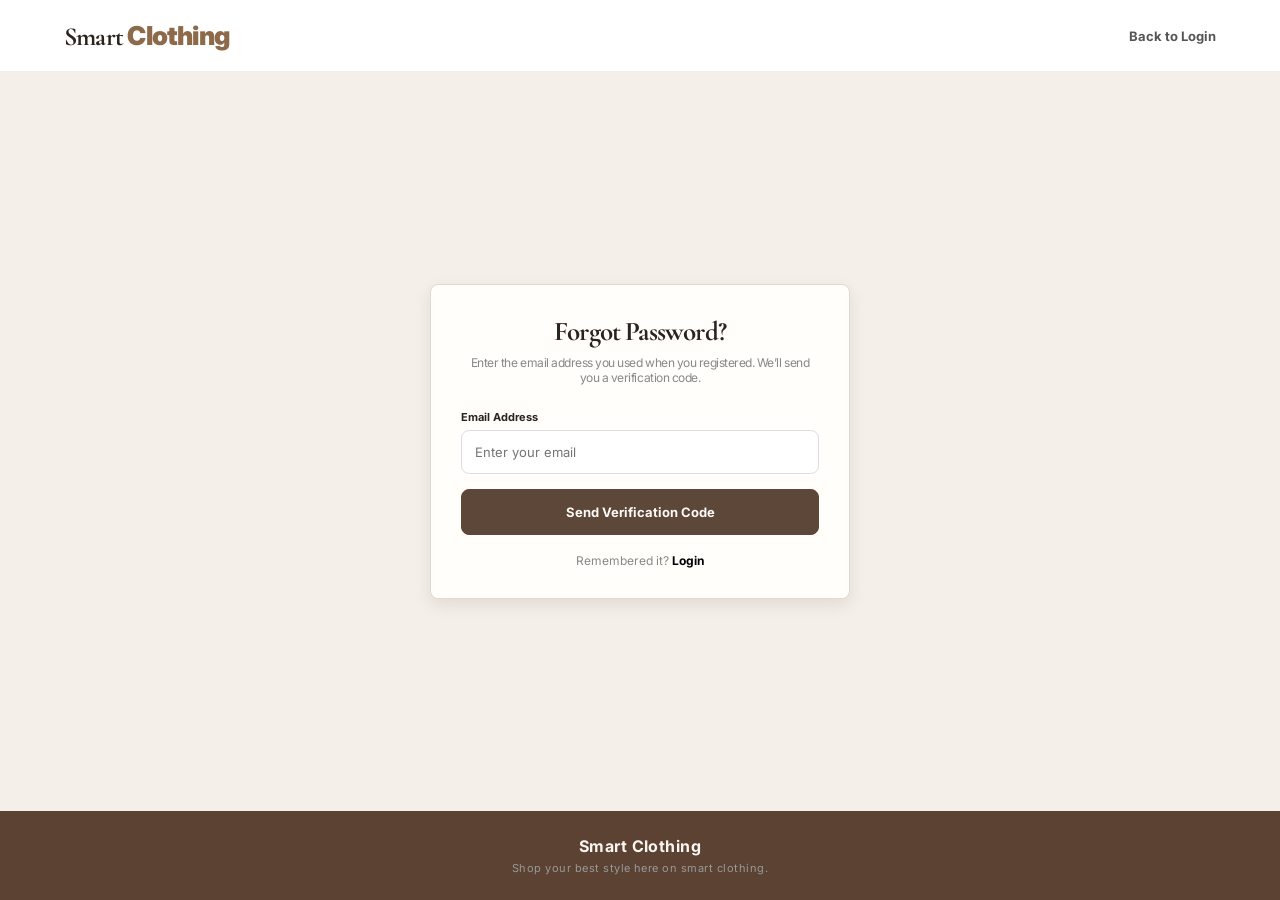
<file: Smartclothing Ready1/public/forgot-password.html>
<!DOCTYPE html>
<html lang="en">

<head>

  <meta charset="UTF-8">
  <meta name="viewport" content="width=device-width, initial-scale=1.0">

  <title>Forgot Password</title>
  <link rel="stylesheet" href="css/forgot-password.css">
  <link rel="stylesheet" href="css/monochrome-theme.css">

</head>

<body>

  <!-- HEADER -->
  <header class="header">

    <a href="index.html" class="logo">Smart<span> Clothing</span></a>
    <a href="login.html" class="home">Back to Login</a>

  </header>

  <main class="main">
    <div class="card">
      <div class="title">
        <h1>Forgot Password?</h1>
        <p id="subtitle">Enter the email address you used when you registered. We’ll send you a verification code.</p>
      </div>

      <!-- error / success message shows here -->
      <div id="message" class="message"></div>

      <!-- STEP 1: request a code for the account -->
      <form id="verifyForm" novalidate>
        <label for="email">Email Address</label>
        <input type="email" id="email" autocomplete="email" placeholder="Enter your email" required>
        <button type="submit" class="login-btn">Send Verification Code</button>
      </form>

      <!-- STEP 2: email verification code -->
      <form id="otpForm" novalidate hidden>
        <label for="otp">Email verification code</label>
        <input type="text" id="otp" inputmode="numeric" autocomplete="one-time-code" maxlength="6" placeholder="Enter the 6-digit code" required>
        <button type="submit" class="login-btn">Verify Code</button>
        <button type="button" class="resend-btn" id="resendCode">Resend code</button>
      </form>


      <!-- STEP 3: new password (hidden at first) -->
      <form id="resetForm" novalidate hidden>
        <label>New Password</label>
        <div class="password-field">
          <input type="password" id="newPassword" placeholder="Enter new password" required>
          <button type="button" class="password-toggle" id="toggleNew" aria-label="Show password">Show</button>
        </div>

        <label>Confirm New Password</label>
        <div class="password-field">
          <input type="password" id="confirmPassword" placeholder="Type it again" required>
          <button type="button" class="password-toggle" id="toggleConfirm" aria-label="Show password">Show</button>
        </div>

        <p class="hint">Password must be at least 6 characters.</p>
        <button type="submit" class="login-btn">Change Password</button>
      </form>


      <div class="back-text">
        Remembered it?
        <a href="login.html">Login</a>
      </div>
    </div>
  </main>


  <footer class="footer">
    <strong>Smart Clothing</strong>
    <p>Shop your best style here on smart clothing.</p>
  </footer>

  <script src="js/forgot-password.js"></script>

</body>

</html>
</file>
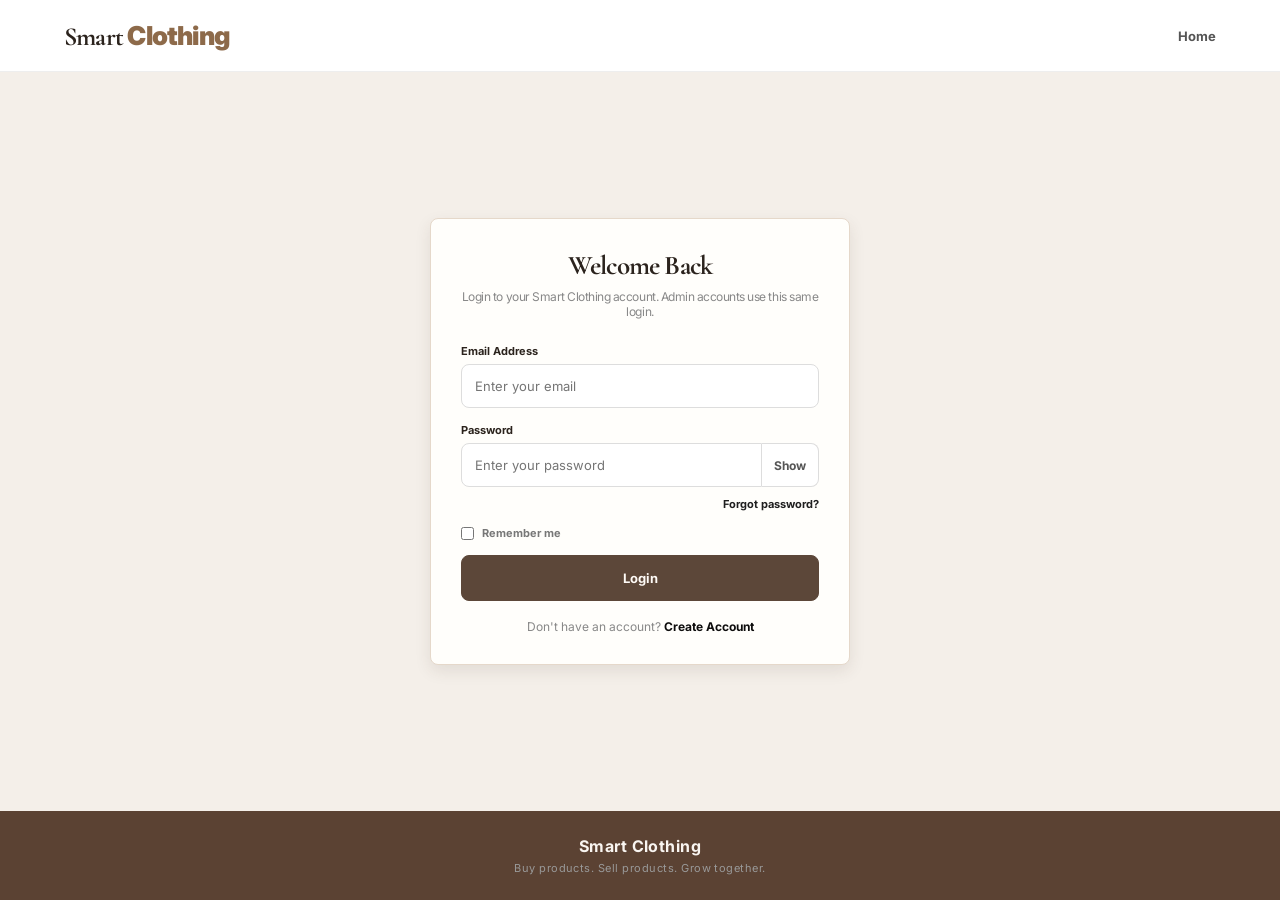
<file: Smartclothing Ready1/public/login.html>
<!DOCTYPE html>
<html lang="en">

<head>
  
  <meta charset="UTF-8">
  <meta name="viewport" content="width=device-width, initial-scale=1.0">
  
  <title>Login</title>
  <link rel="stylesheet" href="css/login.css">
  <link rel="stylesheet" href="css/monochrome-theme.css">
  
</head>


<body>
  
  
  <!-- para sa logo tas navigation buttons -->
  
  <header class="header">
    <a href="index.html" class="logo">Smart<span> Clothing</span></a>
    <a href="index.html" class="home">Home</a>
  </header>
  
  <main class="main">
    
    <div class="card">
      <div class="title">
        <h1>Welcome Back</h1>
        <p>Login to your Smart Clothing account. Admin accounts use this same login.</p>
      </div>
      
      
      <div id="message" class="message">
      </div>
      
      <form id="loginForm" novalidate>
        <label>Email Address</label>

        <input type="email" id="email" placeholder="Enter your email" required>
        <label>Password</label>
        
        <div class="password-field">
          <input type="password" id="password" placeholder="Enter your password" required>
          <button type="button" class="password-toggle" aria-controls="password" aria-label="Show password" aria-pressed="false">Show</button>
        </div>
        
        
        <a href="forgot-password.html" class="forgot">Forgot password?</a>
        <label class="remember">
          <input type="checkbox" id="remember">Remember me
        </label>
        <button type="submit" class="login-btn">Login</button>
        
        
      </form>
      
      
      <div class="register-text">
        
        Don't have an account?
        
        <a href="register.html">
          Create Account
        </a>
        
      </div>
      
    </div>
    
  </main>
  
  
  <footer class="footer">
    
    <strong>
      Smart Clothing
    </strong>
    
    <p>
      Buy products. Sell products. Grow together.
    </p>
    
  </footer>
  
  
  
  <script src="js/login.js"></script>
  
</body>

</html>
</file>
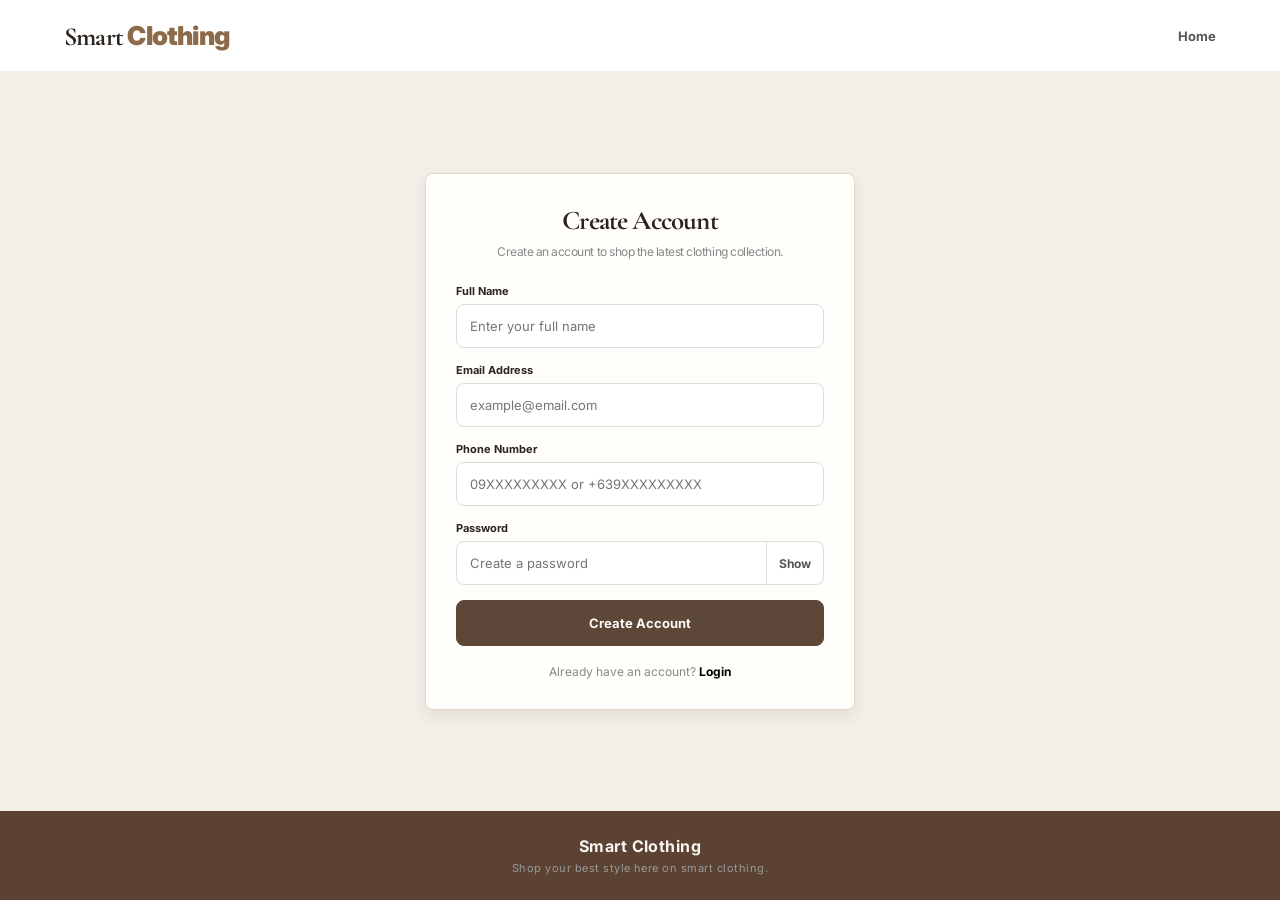
<file: Smartclothing Ready1/public/register.html>
<!DOCTYPE html>
<html lang="en">

<head>
  
  <meta charset="UTF-8">
  <meta name="viewport" content="width=device-width, initial-scale=1.0">
  
  <title>Create Account</title>
  
  <link rel="stylesheet" href="css/register.css">
  <link rel="stylesheet" href="css/monochrome-theme.css">
  
</head>

<body>
  
  
  <header class="header">
    
    <a href="index.html" class="logo">
      Smart<span> Clothing</span>
    </a>
    
    <a href="index.html" class="home">
      Home
    </a>
    
  </header>
  
  
  <main class="main">
    
    <div class="card">
      
      <div class="title">
        
        <h1>
          Create Account
        </h1>
        
        <p>
          Create an account to shop the latest clothing collection.
        </p>
        
      </div>
      
      
      <div id="message" class="message">
      </div>
      
      
      <form id="registerForm" novalidate>
        
        
        <label>
          Full Name
        </label>
        
        <input type="text" id="name" placeholder="Enter your full name" required>
        
        
        <label>
          Email Address
        </label>
        
        <input type="email" id="email" placeholder="example@email.com" required>
        
        
        <label>
          Phone Number
        </label>
        
        <input type="tel" id="phone" placeholder="09XXXXXXXXX or +639XXXXXXXXX" required>
        
        
        <label>
          Password
        </label>
        
        <div class="password-field">
          <input type="password" id="password" placeholder="Create a password" required>
          <button type="button" class="password-toggle" aria-controls="password" aria-label="Show password" aria-pressed="false">Show</button>
        </div>
        
        <button type="submit" class="create">
        
          Create Account
          
        </button>
        
        
      </form>
      
      
      <div class="login-text">
        
        Already have an account?
        
        <a href="login.html">
          Login
        </a>
        
      </div>
      
    </div>
    
  </main>
  
  
  <footer class="footer">
    
    <strong>
      Smart Clothing
    </strong>
    
    <p>
      Shop your best style here on smart clothing.
    </p>
    
  </footer>
  
  
  <script src="js/register.js"></script>
  
</body>

</html>
</file>
<file: Smartclothing Ready1/public/css/forgot-password.css>
* {
  margin: 0;
  padding: 0;
  box-sizing: border-box;
  font-family: Arial, sans-serif;
}

body {
  min-height: 100vh;
  background: #f6f7f9;
  display: flex;
  flex-direction: column;
}

.header {
  height: 72px;
  background: #fff;
  border-bottom: 1px solid #eee;
  
  display: flex;
  align-items: center;
  justify-content: space-between;
  
  padding: 0 5%;
}

.logo {
  text-decoration: none;
  color: #171717;
  font-size: 26px;
  font-weight: 900;
}

.logo span {
  color: #000000;
}

.home {
  text-decoration: none;
  color: #555;
  font-size: 13px;
  font-weight: bold;
}

.home:hover {
  color: #000000;
}

.main {
  flex: 1;
  
  display: flex;
  align-items: center;
  justify-content: center;
  
  padding: 35px 15px;
}

.card {
  width: 100%;
  max-width: 420px;
  
  background: #fff;
  
  border: 1px solid #eee;
  
  border-radius: 16px;
  
  padding: 30px;
  
  box-shadow:
    0 15px 40px rgba(0, 0, 0, .06);
}

.title {
  text-align: center;
  margin-bottom: 25px;
}

.title h1 {
  font-size: 27px;
}

.title p {
  color: #888;
  font-size: 12px;
  margin-top: 7px;
}

.message {
  display: none;
  
  padding: 10px;
  
  border-radius: 7px;
  
  font-size: 11px;
  
  margin-bottom: 15px;
  
  text-align: center;
}

.error {
  display: block;
  
  background: #ffe9e9;
  
  color: #000000;
}

.success {
  display: block;
  
  background: #e8f8ed;
  
  color: #087a35;
}

label {
  display: block;
  
  font-size: 11px;
  
  font-weight: bold;
  
  margin-bottom: 6px;
}

input {
  width: 100%;
  
  padding: 13px;
  
  border: 1px solid #ddd;
  
  border-radius: 8px;
  
  outline: none;
  
  margin-bottom: 15px;
  
  font-size: 13px;
}

input:focus {
  border-color: #000000;
}

.password-field {
  display: flex;
  align-items: stretch;
  margin-bottom: 15px;
}

.password-field input {
  min-width: 0;
  margin-bottom: 0;
  border-top-right-radius: 0;
  border-bottom-right-radius: 0;
}

.password-toggle {
  border: 1px solid #ddd;
  border-left: 0;
  border-radius: 0 8px 8px 0;
  padding: 0 12px;
  background: #fff;
  color: #555;
  font-size: 12px;
  font-weight: bold;
  cursor: pointer;
}

.password-toggle:focus-visible {
  outline: 2px solid #000000;
  outline-offset: 2px;
}

.login-btn {
  width: 100%;
  border: 0;
  background: #000000;
  color: #fff;
  padding: 14px;
  border-radius: 8px;
  font-size: 13px;
  font-weight: bold;
  cursor: pointer;
}

.login-btn:hover {
  background: #000000;
}

.resend-btn {
  display: block;
  margin: 12px auto 0;
  border: 0;
  background: transparent;
  color: #333;
  font-size: 12px;
  font-weight: bold;
  cursor: pointer;
}

.remember {
  display: flex;
  align-items: center;
  gap: 8px;
  margin-bottom: 15px;
  color: #777;
  font-size: 11px;
}

.remember input {
  width: auto;
  margin: 0;
}

.back-text {
  text-align: center;
  color: #888;
  font-size: 12px;
  margin-top: 18px;
}

.back-text a {
  color: #000000;
  text-decoration: none;
  font-weight: bold;
}

.footer {
  background: #171717;
  color: #fff;
  text-align: center;
  padding: 25px;
}

.footer p {
  color: #999;
  font-size: 11px;
  margin-top: 5px;
}

.hint {
  color: #888;
  font-size: 11px;
  margin: -8px 0 15px 0;
}
</file>
<file: Smartclothing Ready1/public/css/monochrome-theme.css>
@import url('https://fonts.googleapis.com/css2?family=Cormorant+Garamond:wght@500;600;700&family=Inter:wght@400;500;600;700;800&display=swap');

:root {
	--theme-bg: #f4efe9;
	--theme-panel: #f6f0ea;
	--theme-card: #fffefb;
	--theme-soft: #efe4d7;
	--theme-text: #2b231d;
	--theme-muted: #6e625d;
	--theme-accent: #8d6a4a;
	--theme-accent-2: #5b4233;
	--theme-line: #e5d8ca;
	--theme-button: #5c4739;
	--theme-button-text: #fefaf6;
	--theme-shadow: rgba(66, 49, 38, 0.10);
}

html {
	scroll-behavior: smooth;
}

body {
	background: var(--theme-bg) !important;
	color: var(--theme-text) !important;
}

* {
	font-family: 'Inter', Arial, sans-serif !important;
}

h1, h2, h3, h4, h5, h6,
.logo,
.hero h1,
.section-title h2,
.ootd-info h3,
.ootd-header h2,
.hero .badge,
.banner h2,
.title,
.order-id,
.success h2 {
	font-family: 'Cormorant Garamond', Georgia, serif !important;
	letter-spacing: -0.03em !important;
}

.navbar,
.card,
.feature,
.banner,
.ootd-section,
.voucher-card,
.success-box,
.empty,
.payment-box,
.order-card,
.form-group input,
.form-group textarea,
.form-group select,
.item-image,
.order-item,
.summary-row,
.product-card,
.product-info,
.control-panel,
.admin-alert,
.table-wrap,
.admin-card,
.login-card,
.register-card,
.account-box,
.auth-card,
.sidebar,
.content-box,
.order-panel {
	background: var(--theme-card) !important;
	border-color: var(--theme-line) !important;
	box-shadow: 0 6px 16px var(--theme-shadow) !important;
}

.navbar {
	background: rgba(244, 239, 233, 0.96) !important;
	border-bottom: 1px solid var(--theme-line) !important;
}

.logo,
.navbar a,
.navlinks a,
.back,
.footer a,
.footer {
	color: var(--theme-text) !important;
}

.logo span,
.hero h1 span,
.total strong,
.product-price,
.item-price,
.price,
.amount,
.payment-name,
.order-header strong {
	color: var(--theme-accent) !important;
}

.navlinks a:hover,
.navlinks a.active,
.navlinks a:focus,
.navbar a:hover {
	color: var(--theme-accent-2) !important;
}

.hero {
	background: linear-gradient(135deg, #f5efe8 0%, #e4d7c9 100%) !important;
	color: var(--theme-text) !important;
	border: 1px solid var(--theme-line) !important;
	box-shadow: 0 10px 20px var(--theme-shadow) !important;
}

.hero .badge,
.hero .btn,
.primary,
.place-btn,
.success-btn,
.shop-btn,
.banner .btn,
.submit-btn,
button[type="submit"],
.btn.primary {
	background: var(--theme-button) !important;
	color: var(--theme-button-text) !important;
	border: 1px solid var(--theme-button) !important;
}

.hero p,
.feature p,
.banner p,
.voucher-card p,
.payment-description,
.order-date,
.product-quantity,
.item-qty,
.form-group label,
.form-group input::placeholder,
.form-group textarea::placeholder,
.summary-row,
.text-muted,
.meta,
.subtitle,
small {
	color: var(--theme-muted) !important;
}

.btn.secondary,
button.secondary,
.cancel-btn,
.secondary-btn,
.voucher-input button,
.auth-button.secondary {
	background: var(--theme-panel) !important;
	color: var(--theme-text) !important;
	border: 1px solid var(--theme-line) !important;
}

.feature,
.voucher-card,
.card,
.container .section,
.ootd-section,
.admin-card,
.account-box,
.auth-card,
.register-card,
.login-card {
	border-radius: 8px !important;
}

.feature h3,
.title,
.section-title h2,
.ootd-info h3,
.ootd-modal-panel h2,
.hero h1,
.banner h2 {
	color: var(--theme-text) !important;
}

.footer {
	background: var(--theme-accent-2) !important;
	color: #f9f5f1 !important;
	letter-spacing: 0.03em;
}

.form-group input:focus,
.form-group textarea:focus,
.form-group select:focus {
	border-color: var(--theme-accent) !important;
	box-shadow: 0 0 0 3px rgba(141, 106, 74, 0.12) !important;
}

.payment-option:hover,
.feature:hover,
.voucher-card:hover,
.product-card:hover,
.order-card:hover {
	border-color: var(--theme-accent) !important;
}
@import url('https://fonts.googleapis.com/css2?family=Cormorant+Garamond:wght@500;600;700&family=Inter:wght@400;500;600;700;800&display=swap');

:root {
	--theme-bg: #f4efe9;
	--theme-panel: #f6f0ea;
	--theme-card: #fffefb;
	--theme-soft: #efe4d7;
	--theme-text: #2b231d;
	--theme-muted: #6e625d;
	--theme-accent: #8d6a4a;
	--theme-accent-2: #5b4233;
	--theme-line: #e5d8ca;
	--theme-button: #5c4739;
	--theme-button-text: #fefaf6;
	--theme-shadow: rgba(66, 49, 38, 0.10);
}

html {
	scroll-behavior: smooth;
}

body {
	background: var(--theme-bg) !important;
	color: var(--theme-text) !important;
}

* {
	font-family: 'Inter', Arial, sans-serif !important;
}

h1, h2, h3, h4, h5, h6,
.logo,
.hero h1,
.section-title h2,
.ootd-info h3,
.ootd-header h2,
.hero .badge,
.banner h2,
.title,
.order-id,
.success h2 {
	font-family: 'Cormorant Garamond', Georgia, serif !important;
	letter-spacing: -0.03em !important;
}

.navbar,
.card,
.feature,
.banner,
.ootd-section,
.voucher-card,
.success-box,
.empty,
.payment-box,
.order-card,
.form-group input,
.form-group textarea,
.form-group select,
.item-image,
.order-item,
.summary-row,
.product-card,
.product-info,
.control-panel,
.admin-alert,
.table-wrap,
.admin-card,
.login-card,
.register-card,
.account-box,
.auth-card,
.sidebar,
.content-box,
.order-panel {
	background: var(--theme-card) !important;
	border-color: var(--theme-line) !important;
	box-shadow: 0 6px 16px var(--theme-shadow) !important;
}

.navbar {
	background: rgba(244, 239, 233, 0.96) !important;
	border-bottom: 1px solid var(--theme-line) !important;
}

.logo,
.navbar a,
.navlinks a,
.back,
.footer a,
.footer {
	color: var(--theme-text) !important;
}

.logo span,
.hero h1 span,
.total strong,
.product-price,
.item-price,
.price,
.amount,
.payment-name,
.order-header strong {
	color: var(--theme-accent) !important;
}

.navlinks a:hover,
.navlinks a.active,
.navlinks a:focus,
.navbar a:hover {
	color: var(--theme-accent-2) !important;
}

.hero {
	background: linear-gradient(135deg, #f5efe8 0%, #e4d7c9 100%) !important;
	color: var(--theme-text) !important;
	border: 1px solid var(--theme-line) !important;
	box-shadow: 0 10px 20px var(--theme-shadow) !important;
}

.hero .badge,
.hero .btn,
.primary,
.place-btn,
.success-btn,
.shop-btn,
.banner .btn,
.submit-btn,
button[type="submit"],
.btn.primary {
	background: var(--theme-button) !important;
	color: var(--theme-button-text) !important;
	border: 1px solid var(--theme-button) !important;
}

.hero p,
.feature p,
.banner p,
.voucher-card p,
.payment-description,
.order-date,
.product-quantity,
.item-qty,
.form-group label,
.form-group input::placeholder,
.form-group textarea::placeholder,
.summary-row,
.text-muted,
.meta,
.subtitle,
small {
	color: var(--theme-muted) !important;
}

.btn.secondary,
button.secondary,
.cancel-btn,
.secondary-btn,
.voucher-input button,
.auth-button.secondary {
	background: var(--theme-panel) !important;
	color: var(--theme-text) !important;
	border: 1px solid var(--theme-line) !important;
}

.feature,
.voucher-card,
.card,
.container .section,
.ootd-section,
.admin-card,
.account-box,
.auth-card,
.register-card,
.login-card {
	border-radius: 8px !important;
}

.feature h3,
.title,
.section-title h2,
.ootd-info h3,
.ootd-modal-panel h2,
.hero h1,
.banner h2 {
	color: var(--theme-text) !important;
}

.footer {
	background: var(--theme-accent-2) !important;
	color: #f9f5f1 !important;
	letter-spacing: 0.03em;
}

.form-group input:focus,
.form-group textarea:focus,
.form-group select:focus {
	border-color: var(--theme-accent) !important;
	box-shadow: 0 0 0 3px rgba(141, 106, 74, 0.12) !important;
}

.payment-option:hover,
.feature:hover,
.voucher-card:hover,
.product-card:hover,
.order-card:hover {
	border-color: var(--theme-accent) !important;
}
</file>
<file: Smartclothing Ready1/public/css/login.css>
* {
  margin: 0;
  padding: 0;
  box-sizing: border-box;
  font-family: Arial, sans-serif;
}

body {
  min-height: 100vh;
  background: #f6f7f9;
  display: flex;
  flex-direction: column;
}

/* HEADER */

.header {
  height: 72px;
  background: #fff;
  border-bottom: 1px solid #eee;
  
  display: flex;
  align-items: center;
  justify-content: space-between;
  
  padding: 0 5%;
}

.logo {
  text-decoration: none;
  color: #171717;
  font-size: 26px;
  font-weight: 900;
}

.logo span {
  color: #0a0a0a;
}

.home {
  text-decoration: none;
  color: #555;
  font-size: 13px;
  font-weight: bold;
}

.home:hover {
  color: #1b1b1b;
}

.main {
  flex: 1;
  display: flex;
  align-items: center;
  justify-content: center;
  padding: 35px 15px;
}


/* CARD */

.card {
  width: 100%;
  max-width: 420px;
  background: #fff;
  border: 1px solid #eee;
  border-radius: 16px;
  padding: 30px;
  box-shadow:
    0 15px 40px rgba(0, 0, 0, .06);
}


.title {
  text-align: center;
  margin-bottom: 25px;
}

.title h1 {
  font-size: 27px;
}

.title p {
  color: #888;
  font-size: 12px;
  margin-top: 7px;
}

.message {
  display: none;
  padding: 10px;
  border-radius: 7px;
  font-size: 11px;
  margin-bottom: 15px;
  text-align: center;
}

.error {
  display: block;
  background: #ffe9e9;
  color: #c00000;
}

.success {
  display: block;
  background: #e8f8ed;
  color: #087a35;
}

label {
  display: block;
  font-size: 11px;
  font-weight: bold;
  margin-bottom: 6px;
}

input {
  width: 100%;
  padding: 13px;
  border: 1px solid #ddd;
  border-radius: 8px;
  outline: none;
  margin-bottom: 15px;
  font-size: 13px;
}

input:focus {
  border-color: #202020;
}

.password-field {
  display: flex;
  align-items: stretch;
  margin-bottom: 15px;
}

.password-field input {
  min-width: 0;
  margin-bottom: 0;
  border-top-right-radius: 0;
  border-bottom-right-radius: 0;
}

.password-toggle {
  border: 1px solid #ddd;
  border-left: 0;
  border-radius: 0 8px 8px 0;
  padding: 0 12px;
  background: #fff;
  color: #555;
  font-size: 12px;
  font-weight: bold;
  cursor: pointer;
}

.password-toggle:focus-visible {
  outline: 2px solid #292929;
  outline-offset: 2px;
}

.login-btn {
  width: 100%;
  border: 0;
  background: #111111;
  color: #fff;
  padding: 14px;
  border-radius: 8px;
  font-size: 13px;
  font-weight: bold;
  cursor: pointer;
}

.login-btn:hover {
  background: #313131;
}

.remember {
  display: flex;
  align-items: center;
  gap: 8px;
  margin-bottom: 15px;
  color: #777;
  font-size: 11px;
}

.remember input {
  width: auto;
  margin: 0;
}

.register-text {
  text-align: center;
  color: #888;
  font-size: 12px;
  margin-top: 18px;
}

.register-text a {
  color: #0e0d0d;
  text-decoration: none;
  font-weight: bold;
}




.footer {
  background: #242323;
  color: #fff;
  text-align: center;
  padding: 25px;
}

.footer p {
  color: #999;
  font-size: 11px;
  margin-top: 5px;
}


.forgot {
  display: block;
  text-align: right;
  color: #1f1f1f;
  font-size: 11px;
  font-weight: bold;
  text-decoration: none;
  margin: -5px 0 15px 0;
}

.forgot:hover {
  text-decoration: underline;
}
</file>
<file: Smartclothing Ready1/public/css/register.css>
* {
  margin: 0;
  padding: 0;
  box-sizing: border-box;
  font-family: Arial, sans-serif;
}

body {
  min-height: 100vh;
  background: #f6f7f9;
  display: flex;
  flex-direction: column;
}

.header {
  height: 72px;
  background: #fff;
  border-bottom: 1px solid #eee;
  display: flex;
  align-items: center;
  justify-content: space-between;
  padding: 0 5%;
}

.logo {
  text-decoration: none;
  color: #171717;
  font-size: 26px;
  font-weight: 900;
}

.logo span {
  color: #000000;
}

.home {
  text-decoration: none;
  color: #555;
  font-size: 13px;
  font-weight: bold;
}

.home:hover {
  color: #000000;
}

.main {
  flex: 1;
  display: flex;
  align-items: center;
  justify-content: center;
  padding: 35px 15px;
}

.card {
  width: 100%;
  max-width: 430px;
  background: #fff;
  border: 1px solid #eee;
  border-radius: 16px;
  padding: 30px;
  box-shadow: 0 15px 40px rgba(0, 0, 0, .06);
}

.title {
  text-align: center;
  margin-bottom: 25px;
}

.title h1 {
  font-size: 27px;
}

.title p {
  color: #888;
  font-size: 12px;
  margin-top: 7px;
}

label {
  display: block;
  font-size: 11px;
  font-weight: bold;
  margin-bottom: 6px;
}

input,
select {
  width: 100%;
  padding: 13px;
  border: 1px solid #ddd;
  border-radius: 8px;
  outline: none;
  margin-bottom: 15px;
  font-size: 13px;
}

input:focus,
select:focus {
  border-color: #000000;
}

.password-field {
  display: flex;
  align-items: stretch;
  margin-bottom: 15px;
}

.password-field input {
  min-width: 0;
  margin-bottom: 0;
  border-top-right-radius: 0;
  border-bottom-right-radius: 0;
}

.password-toggle {
  border: 1px solid #ddd;
  border-left: 0;
  border-radius: 0 8px 8px 0;
  padding: 0 12px;
  background: #fff;
  color: #555;
  font-size: 12px;
  font-weight: bold;
  cursor: pointer;
}

.password-toggle:focus-visible {
  outline: 2px solid #000000;
  outline-offset: 2px;
}

.account-type {
  display: grid;
  grid-template-columns: 1fr 1fr;
  gap: 10px;
  margin-bottom: 15px;
}

.type {
  border: 1px solid #ddd;
  border-radius: 8px;
  padding: 13px;
  cursor: pointer;
  text-align: center;
  font-size: 12px;
  font-weight: bold;
}

.type.active {
  border-color: #030303;
  background: #fff7f2;
  color: #000000;
}

.type input {
  display: none;
}

.create {
  width: 100%;
  border: 0;
  background: #000000;
  color: #fff;
  padding: 14px;
  border-radius: 8px;
  font-size: 13px;
  font-weight: bold;
  cursor: pointer;
}

.create:hover {
  background: #000000;
}

.login-text {
  text-align: center;
  color: #888;
  font-size: 12px;
  margin-top: 18px;
}

.login-text a {
  color: #000000;
  text-decoration: none;
  font-weight: bold;
}

.message {
  display: none;
  padding: 10px;
  border-radius: 7px;
  font-size: 11px;
  margin-bottom: 15px;
  text-align: center;
}

.error {
  display: block;
  background: #ffe9e9;
  color: #000000;
}

.footer {
  background: #171717;
  color: #fff;
  text-align: center;
  padding: 25px;
}

.footer p {
  color: #999;
  font-size: 11px;
  margin-top: 5px;
}
</file>
